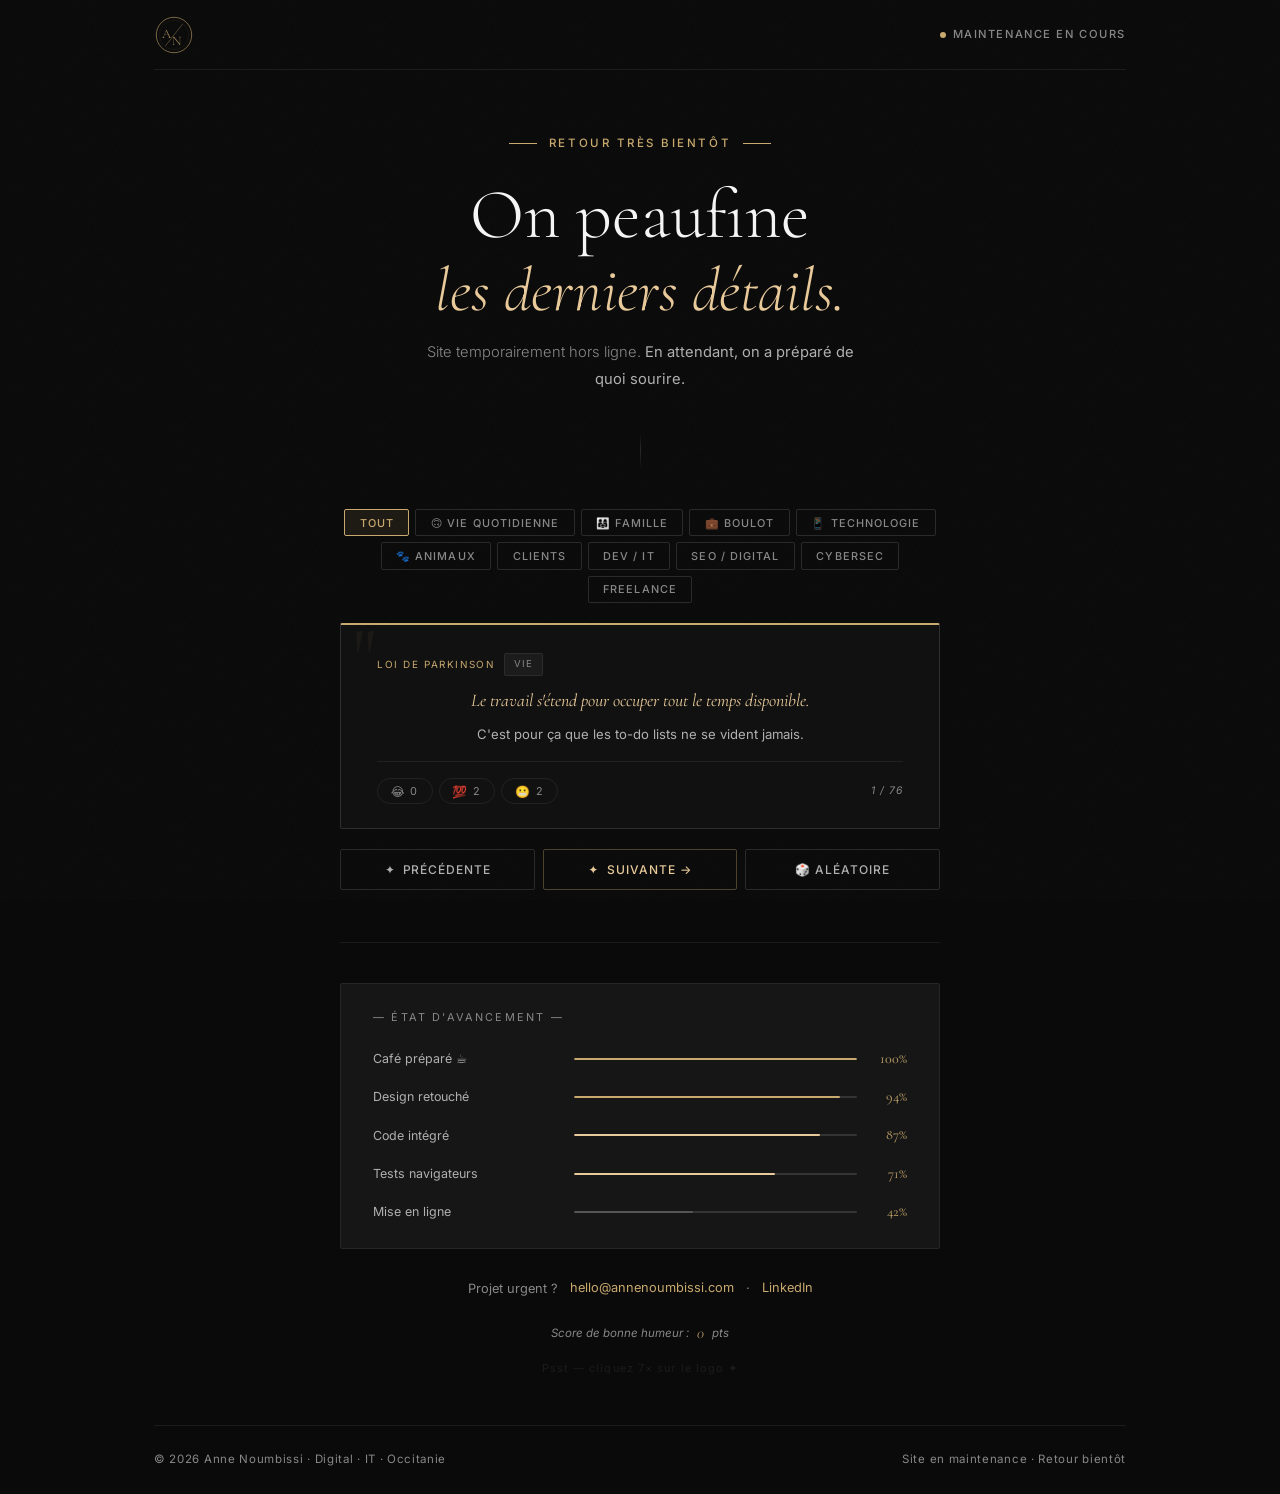
<file: maintenance/maintenance.html>
<!DOCTYPE html>
<html lang="fr">
<head>
<meta charset="UTF-8"/>
<meta name="viewport" content="width=device-width, initial-scale=1.0"/>
<title>Anne Noumbissi — Site en maintenance</title>
<meta name="robots" content="noindex, nofollow"/>
<link href="https://fonts.googleapis.com/css2?family=Cormorant+Garamond:ital,wght@0,300;0,400;0,600;1,300;1,400&family=Inter:wght@300;400;500;600&display=swap" rel="stylesheet"/>
<style>
*,*::before,*::after{box-sizing:border-box;margin:0;padding:0}
:root{
  --black:#0a0a0a;--dark:#111111;--dark2:#161616;--card:#1c1c1c;
  --border:rgba(255,255,255,0.07);--border2:rgba(255,255,255,0.13);
  --white:#f5f5f5;--muted:#888;--muted2:#b0b0b0;
  --accent:#c8a96e;--accent2:#e8c99a;--text:#e8e8e8;
  --serif:"Cormorant Garamond",Georgia,serif;
  --sans:"Inter",system-ui,sans-serif
}
html{font-size:16px}
body{font-family:var(--sans);background:var(--black);color:var(--text);min-height:100vh;overflow-x:hidden;line-height:1.7}
::selection{background:var(--accent);color:#000}

/* GRAIN */
body::after{content:'';position:fixed;inset:0;z-index:0;pointer-events:none;opacity:.025;background-image:url("data:image/svg+xml,%3Csvg viewBox='0 0 256 256' xmlns='http://www.w3.org/2000/svg'%3E%3Cfilter id='n'%3E%3CfeTurbulence type='fractalNoise' baseFrequency='0.85' numOctaves='4' stitchTiles='stitch'/%3E%3C/filter%3E%3Crect width='100%25' height='100%25' filter='url(%23n)'/%3E%3C/svg%3E");background-size:200px}

/* LAYOUT */
.page{position:relative;z-index:1;min-height:100vh;display:grid;grid-template-rows:70px 1fr auto;max-width:1100px;margin:0 auto;padding:0 4rem}

/* NAV */
nav{display:flex;align-items:center;justify-content:space-between;border-bottom:1px solid var(--border)}
.nav-logo{display:flex;align-items:center;text-decoration:none;opacity:.85;transition:opacity .2s;flex-shrink:0;cursor:pointer}
.nav-logo:hover{opacity:1}
.nav-status{display:flex;align-items:center;gap:7px;font-size:.7rem;font-weight:500;letter-spacing:.14em;text-transform:uppercase;color:var(--muted)}
.nav-status::before{content:'';width:6px;height:6px;border-radius:50%;background:var(--accent);flex-shrink:0;animation:dotpulse 2s ease-in-out infinite}
@keyframes dotpulse{0%,100%{opacity:1;box-shadow:0 0 0 0 rgba(200,169,110,.4)}50%{opacity:.5;box-shadow:0 0 0 6px rgba(200,169,110,0)}}

/* MAIN */
main{display:flex;flex-direction:column;align-items:center;justify-content:center;text-align:center;padding:4rem 0 3rem;gap:0}

.eyebrow{font-size:.72rem;font-weight:500;letter-spacing:.22em;text-transform:uppercase;color:var(--accent);margin-bottom:1.5rem;display:flex;align-items:center;justify-content:center;gap:.75rem;animation:fadeUp .7s ease both}
.eyebrow::before,.eyebrow::after{content:'';display:block;width:28px;height:1px;background:var(--accent)}

h1{font-family:var(--serif);font-size:clamp(2.6rem,5.5vw,5rem);font-weight:300;line-height:1.05;color:var(--white);margin-bottom:.5rem;animation:fadeUp .7s .08s ease both}
h1 em{display:block;font-style:italic;color:var(--accent2);font-size:.88em;margin-top:.1em}

.subtitle{font-size:.92rem;color:var(--muted);max-width:460px;margin:.5rem auto 2.5rem;line-height:1.85;font-weight:300;animation:fadeUp .7s .16s ease both}
.subtitle strong{color:var(--muted2);font-weight:400}

.sep{width:1px;height:36px;background:linear-gradient(to bottom,transparent,var(--border2),transparent);margin:0 auto 2.5rem;animation:fadeUp .7s .24s ease both}

/* ── JOKE ENGINE ── */
.joke-wrap{width:100%;max-width:600px;animation:fadeUp .7s .3s ease both}

/* category tabs */
.cat-tabs{display:flex;gap:6px;flex-wrap:wrap;justify-content:center;margin-bottom:1.25rem}
.cat-btn{background:transparent;border:1px solid var(--border2);color:var(--muted);font-family:var(--sans);font-size:.68rem;font-weight:500;letter-spacing:.1em;text-transform:uppercase;padding:.35rem .9rem;border-radius:2px;cursor:pointer;transition:all .2s}
.cat-btn:hover{border-color:var(--accent2);color:var(--accent2)}
.cat-btn.active{background:rgba(200,169,110,.1);border-color:var(--accent);color:var(--accent)}

/* joke card */
.joke-card{
  background:var(--dark);border:1px solid var(--border2);
  border-top:2px solid var(--accent);
  padding:1.75rem 2.25rem 1.5rem;border-radius:2px;
  margin-bottom:1.25rem;min-height:110px;
  display:flex;flex-direction:column;justify-content:center;
  transition:opacity .25s,transform .25s;
  position:relative;overflow:hidden
}
.joke-card::before{content:'"';font-family:var(--serif);font-size:5rem;color:var(--accent);opacity:.06;position:absolute;top:-.5rem;left:.75rem;line-height:1;pointer-events:none}
.joke-card.fade-out{opacity:0;transform:translateY(5px)}
.joke-meta{display:flex;align-items:center;gap:.6rem;margin-bottom:.65rem}
.jtag{font-size:.62rem;letter-spacing:.16em;text-transform:uppercase;color:var(--accent);display:block}
.jcat{font-size:.6rem;letter-spacing:.12em;text-transform:uppercase;color:var(--muted);background:var(--card);border:1px solid var(--border);padding:.15rem .55rem;border-radius:2px}
.jtext{font-family:var(--serif);font-size:1.12rem;font-style:italic;color:var(--accent2);line-height:1.65;display:block}
.jpunch{font-family:var(--sans);font-size:.82rem;color:var(--muted2);margin-top:.5rem;line-height:1.6;display:block}

/* reaction bar */
.reaction-bar{display:flex;align-items:center;justify-content:space-between;margin-top:1rem;padding-top:1rem;border-top:1px solid var(--border)}
.reactions{display:flex;gap:6px}
.react-btn{background:transparent;border:1px solid var(--border);color:var(--muted);font-size:.75rem;padding:.3rem .8rem;border-radius:100px;cursor:pointer;transition:all .2s;display:flex;align-items:center;gap:4px;font-family:var(--sans)}
.react-btn:hover{border-color:var(--accent2);color:var(--white);transform:scale(1.08)}
.react-btn.voted{background:rgba(200,169,110,.1);border-color:var(--accent);color:var(--accent)}
.react-count{font-size:.68rem;min-width:10px}
.jnum{font-size:.65rem;letter-spacing:.1em;color:var(--muted);font-style:italic}

/* nav buttons */
.joke-nav{display:flex;gap:8px;margin-bottom:.75rem}
.btn-nav{flex:1;display:inline-flex;align-items:center;justify-content:center;gap:.5rem;background:transparent;border:1px solid var(--border2);color:var(--muted2);font-family:var(--sans);font-size:.75rem;font-weight:500;letter-spacing:.08em;text-transform:uppercase;padding:.75rem 1rem;cursor:pointer;border-radius:2px;transition:all .25s}
.btn-nav:hover{border-color:var(--accent);color:var(--accent);background:rgba(200,169,110,.04);transform:translateY(-1px)}
.btn-nav:active{transform:scale(.98)}
.btn-nav.primary{border-color:rgba(200,169,110,.35);color:var(--accent2)}
.btn-nav.primary:hover{background:rgba(200,169,110,.08);border-color:var(--accent)}
.btn-nav .icon{transition:transform .25s}
.btn-nav:hover .icon{transform:rotate(-12deg) scale(1.15)}

/* progress board */
.divider{width:100%;max-width:600px;border:none;border-top:1px solid var(--border);margin:2.5rem auto;animation:fadeUp .7s .5s ease both}

.board{width:100%;max-width:600px;border:1px solid var(--border);background:var(--dark2);padding:1.5rem 2rem;border-radius:2px;animation:fadeUp .7s .55s ease both}
.board-title{font-size:.68rem;letter-spacing:.2em;text-transform:uppercase;color:var(--muted);margin-bottom:1.25rem;text-align:left}
.prog-row{display:flex;align-items:center;gap:1rem;margin-bottom:.9rem}
.prog-row:last-child{margin-bottom:0}
.prog-name{font-size:.78rem;color:var(--muted2);width:185px;flex-shrink:0;text-align:left}
.prog-track{flex:1;height:2px;background:var(--border2);border-radius:1px;overflow:hidden}
.prog-fill{height:100%;border-radius:1px;animation:fillIn 2s ease forwards}
@keyframes fillIn{from{width:0!important}to{}}
.prog-pct{font-family:var(--serif);font-size:.88rem;color:var(--accent);width:34px;text-align:right;flex-shrink:0}

/* contact */
.contact-strip{width:100%;max-width:600px;margin-top:1.75rem;display:flex;align-items:center;justify-content:center;gap:.5rem;font-size:.8rem;color:var(--muted);animation:fadeUp .7s .65s ease both}
.contact-strip a{color:var(--accent);text-decoration:none;border-bottom:1px solid transparent;transition:border-color .2s}
.contact-strip a:hover{border-color:var(--accent)}

/* fun score */
.fun-score{display:inline-flex;align-items:center;gap:.5rem;font-size:.72rem;color:var(--muted);margin-top:1.25rem;font-style:italic;animation:fadeUp .7s .7s ease both}
.fun-score b{font-family:var(--serif);font-size:1rem;color:var(--accent);font-weight:300}

/* egg hint */
.egg-hint{margin-top:.75rem;font-size:.68rem;color:#1c1c1c;letter-spacing:.1em;cursor:default;transition:color .5s;animation:fadeUp .7s .75s ease both}
.egg-hint:hover{color:#555}

/* FOOTER */
footer{border-top:1px solid var(--border);padding:1.5rem 0;display:flex;align-items:center;justify-content:space-between;font-size:.72rem;color:var(--muted);letter-spacing:.06em}

/* EGG */
#egg{position:fixed;inset:0;z-index:100;background:rgba(10,10,10,.98);display:flex;flex-direction:column;align-items:center;justify-content:center;gap:1.25rem;opacity:0;pointer-events:none;transition:opacity .4s}
#egg.on{opacity:1;pointer-events:all}
#egg .e-eyebrow{font-size:.72rem;letter-spacing:.22em;text-transform:uppercase;color:var(--accent);display:flex;align-items:center;gap:.75rem}
#egg .e-eyebrow::before,#egg .e-eyebrow::after{content:'';display:block;width:24px;height:1px;background:var(--accent)}
#egg h2{font-family:var(--serif);font-size:clamp(2rem,5vw,3.8rem);font-weight:300;color:var(--white);text-align:center;line-height:1.1}
#egg h2 em{font-style:italic;color:var(--accent2)}
#egg .egg-joke{font-family:var(--serif);font-size:1.2rem;font-style:italic;color:var(--accent2);max-width:440px;text-align:center;line-height:1.65}
#egg p{font-size:.85rem;color:var(--muted);text-align:center;max-width:360px;line-height:1.8}
#egg button{background:transparent;border:1px solid var(--border2);color:var(--muted);font-family:var(--sans);font-size:.75rem;letter-spacing:.12em;text-transform:uppercase;padding:.65rem 1.75rem;cursor:pointer;border-radius:2px;transition:border-color .2s,color .2s}
#egg button:hover{border-color:var(--accent);color:var(--accent)}

/* TOAST */
.toast{position:fixed;bottom:2rem;left:50%;transform:translateX(-50%) translateY(20px);background:var(--dark2);border:1px solid var(--border2);border-left:2px solid var(--accent);color:var(--muted2);font-size:.8rem;padding:.65rem 1.25rem;border-radius:2px;z-index:90;opacity:0;transition:opacity .3s,transform .3s;pointer-events:none;white-space:nowrap}
.toast.show{opacity:1;transform:translateX(-50%) translateY(0)}

/* RIPPLE */
.rip{position:fixed;border-radius:50%;pointer-events:none;z-index:50;border:1px solid rgba(200,169,110,.3);animation:ripout .8s ease-out forwards}
@keyframes ripout{from{width:0;height:0;opacity:.5;margin:0}to{width:100px;height:100px;margin:-50px;opacity:0}}

@keyframes fadeUp{from{opacity:0;transform:translateY(16px)}to{opacity:1;transform:none}}

@media(max-width:768px){
  .page{padding:0 1.5rem}
  .prog-name{width:120px;font-size:.75rem}
  footer{flex-direction:column;gap:.75rem;text-align:center}
  .joke-nav{flex-direction:column}
  .cat-tabs{gap:4px}
}
</style>
</head>
<body>

<div class="page">

  <nav>
    <a class="nav-logo" aria-label="Anne Noumbissi">
      <svg viewBox="0 0 52 52" fill="none" xmlns="http://www.w3.org/2000/svg" style="height:40px;width:auto">
        <circle cx="26" cy="26" r="23" stroke="#c8a96e" stroke-width="0.9"/>
        <circle cx="26" cy="26" r="19" stroke="#c8a96e" stroke-width="0.3" opacity="0.4"/>
        <line x1="15" y1="40" x2="37" y2="12" stroke="#c8a96e" stroke-width="0.7" opacity="0.8"/>
        <text x="10" y="30" font-family="Cormorant Garamond,Georgia,serif" font-size="17" font-weight="300" fill="#c8a96e">A</text>
        <text x="24" y="39" font-family="Cormorant Garamond,Georgia,serif" font-size="17" font-weight="300" fill="#c8a96e">N</text>
      </svg>
    </a>
    <div class="nav-status">Maintenance en cours</div>
  </nav>

  <main>

    <div class="eyebrow">Retour très bientôt</div>
    <h1>On peaufine<br><em>les derniers détails.</em></h1>
    <p class="subtitle">Site temporairement hors ligne. <strong>En attendant, on a préparé de quoi sourire.</strong></p>

    <div class="sep"></div>

    <!-- JOKE ENGINE -->
    <div class="joke-wrap">

      <!-- category filter -->
      <div class="cat-tabs">
        <button class="cat-btn active" data-cat="all">Tout</button>
        <button class="cat-btn" data-cat="vie">🙃 Vie quotidienne</button>
        <button class="cat-btn" data-cat="famille">👨‍👩‍👧 Famille</button>
        <button class="cat-btn" data-cat="boulot">💼 Boulot</button>
        <button class="cat-btn" data-cat="tech">📱 Technologie</button>
        <button class="cat-btn" data-cat="animaux">🐾 Animaux</button>
        <button class="cat-btn" data-cat="client">Clients</button>
        <button class="cat-btn" data-cat="dev">Dev / IT</button>
        <button class="cat-btn" data-cat="seo">SEO / Digital</button>
        <button class="cat-btn" data-cat="cyber">Cybersec</button>
        <button class="cat-btn" data-cat="freelance">Freelance</button>
      </div>

      <div class="joke-card" id="jokeCard">
        <div class="joke-meta">
          <span class="jtag" id="jokeTag"></span>
          <span class="jcat" id="jokeCat"></span>
        </div>
        <span class="jtext" id="jokeText"></span>
        <span class="jpunch" id="jokePunch"></span>
        <div class="reaction-bar">
          <div class="reactions">
            <button class="react-btn" id="r-lol">😂 <span class="react-count" id="c-lol">0</span></button>
            <button class="react-btn" id="r-true">💯 <span class="react-count" id="c-true">0</span></button>
            <button class="react-btn" id="r-ouch">😬 <span class="react-count" id="c-ouch">0</span></button>
          </div>
          <span class="jnum" id="jokeNum"></span>
        </div>
      </div>

      <div class="joke-nav">
        <button class="btn-nav" id="btnPrev"><span class="icon" style="transform:scaleX(-1);display:inline-block">✦</span> Précédente</button>
        <button class="btn-nav primary" id="btnNext"><span class="icon">✦</span> <span id="jokeBtnLabel">Blague suivante</span></button>
        <button class="btn-nav" id="btnRandom" title="Surprise !">🎲 Aléatoire</button>
      </div>

    </div>

    <hr class="divider"/>

    <!-- PROGRESS -->
    <div class="board">
      <div class="board-title">— État d'avancement —</div>
      <div class="prog-row">
        <span class="prog-name">Café préparé ☕</span>
        <div class="prog-track"><div class="prog-fill" style="width:100%;background:var(--accent)"></div></div>
        <span class="prog-pct">100%</span>
      </div>
      <div class="prog-row">
        <span class="prog-name">Design retouché</span>
        <div class="prog-track"><div class="prog-fill" style="width:94%;background:var(--accent)"></div></div>
        <span class="prog-pct">94%</span>
      </div>
      <div class="prog-row">
        <span class="prog-name">Code intégré</span>
        <div class="prog-track"><div class="prog-fill" style="width:87%;background:var(--accent2)"></div></div>
        <span class="prog-pct">87%</span>
      </div>
      <div class="prog-row">
        <span class="prog-name">Tests navigateurs</span>
        <div class="prog-track"><div class="prog-fill" style="width:71%;background:var(--accent2)"></div></div>
        <span class="prog-pct">71%</span>
      </div>
      <div class="prog-row">
        <span class="prog-name">Mise en ligne</span>
        <div class="prog-track"><div class="prog-fill" id="deployFill" style="width:42%;background:#555"></div></div>
        <span class="prog-pct" id="deployPct">42%</span>
      </div>
    </div>

    <div class="contact-strip">
      Projet urgent ?&nbsp;<a href="mailto:hello@annenoumbissi.com">hello@annenoumbissi.com</a>&nbsp;·&nbsp;<a href="https://linkedin.com/in/annenoumbissi" target="_blank">LinkedIn</a>
    </div>

    <div class="fun-score">Score de bonne humeur : <b id="moodScore">0</b> pts</div>
    <div class="egg-hint">Psst — cliquez 7× sur le logo ✦</div>

  </main>

  <footer>
    <span>© 2026 Anne Noumbissi · Digital · IT · Occitanie</span>
    <span>Site en maintenance · Retour bientôt</span>
  </footer>

</div>

<!-- EASTER EGG -->
<div id="egg">
  <div class="e-eyebrow">Secret débloqué</div>
  <h2>Vous avez<br><em>de la curiosité.</em></h2>
  <p class="egg-joke" id="eggJoke"></p>
  <p>C'est exactement la qualité que je cherche chez un client. On va bien s'entendre.</p>
  <button id="btnCloseEgg">Fermer ✕</button>
</div>

<!-- TOAST -->
<div class="toast" id="toast"></div>

<script>
const ALL_JOKES = [
  { cat:'vie', tag:'Loi de Parkinson',         text:`Le travail s'étend pour occuper tout le temps disponible.`, punch:`C'est pour ça que les to-do lists ne se vident jamais.` },
  { cat:'vie', tag:'Réveil utile',             text:`— À quelle heure tu te lèves ?<br>— À l'heure où je ne peux plus ignorer le bruit de mon alarme.`, punch:`La 4ème. Parfois la 7ème.` },
  { cat:'vie', tag:'Régime lundi',             text:`"Je commence le régime lundi."`, punch:`Dit-on depuis le premier lundi de janvier 2019.` },
  { cat:'vie', tag:'Netflix décision',         text:`"On regarde juste un épisode."`, punch:`Il est 2h du matin. La série est finie. Saison 3 lancée.` },
  { cat:'vie', tag:'Courses stratégiques',     text:`Aller faire les courses avec une liste : efficace.<br>Y aller avec faim : catastrophique.`, punch:`Résultat : 3 paquets de chips, du Nutella, aucun légume.` },
  { cat:'vie', tag:'Météo fiable',             text:`"Il paraît qu'il va faire beau ce week-end."`, punch:`Sortie annulée. Déluge. Comme prévu par quelqu'un d'autre.` },
  { cat:'vie', tag:'Motivation sportive',      text:`Janvier : abonnement salle de sport signé. Enthousiasme maximal.`, punch:`Février : la salle ne se souvient plus de votre prénom.` },
  { cat:'vie', tag:'Cuisine improvisation',    text:`"J'ai rien dans le frigo."`, punch:`Il y a 23 ingrédients dépareillés. Un cuisinier créatif y verrait un festin.` },
  { cat:'vie', tag:'Temps libre',              text:`"Ce week-end je ne fais rien."`, punch:`Samedi 14h : liste de 12 tâches urgentes rédigée.` },
  { cat:'vie', tag:'Commande en ligne',        text:`"Je vais juste regarder."`, punch:`Panier à 87€. Livraison estimée : dans 3 semaines.` },
  { cat:'famille', tag:'Question universelle', text:`"T'as mangé ?"`, punch:`La question posée par tout parent à tout enfant depuis la nuit des temps. Même à 23h.` },
  { cat:'famille', tag:'Héritage culturel',    text:`Les parents : "Baisse le son !"<br>20 ans plus tard :`, punch:`"Baisse le son !" — dit la même personne à ses propres enfants.` },
  { cat:'famille', tag:'Aide informatique',    text:`"Viens m'aider avec mon téléphone."`, punch:`Durée estimée : 2 minutes. Durée réelle : toute l'après-midi du dimanche.` },
  { cat:'famille', tag:'Repas de famille',     text:`"On va rester juste une heure."`, punch:`4 heures plus tard. Troisième dessert. Discussion politique évitée de justesse.` },
  { cat:'famille', tag:'Cadeau parfait',       text:`"Offre-moi ce que tu veux, je ne suis pas difficile."`, punch:`Premier cadeau : mauvais. Deuxième : mieux. Troisième : enfin.` },
  { cat:'famille', tag:'Chambre rangée',       text:`"Range ta chambre !"`, punch:`— C'est rangé. — C'est où, rangé ? — Sous le lit.` },
  { cat:'famille', tag:'Retour tardif',        text:`"T'étais où ?"`, punch:`Réponse universelle depuis l'adolescence : "chez un ami." Fin de l'enquête.` },
  { cat:'famille', tag:'Recette secrète',      text:`"Comment tu fais ton gratin ?"`, punch:`"Un peu de ci, un peu de ça." La recette ne sera jamais reproduite à l'identique.` },
  { cat:'boulot', tag:'Réunion essentielle',   text:`"Cette réunion aurait pu être un email."`, punch:`Cet email aurait pu être un message vocal. Ce message aurait pu ne pas exister.` },
  { cat:'boulot', tag:'Pause café sacrée',     text:`La pause café : officiellement 10 minutes.`, punch:`Officieusement : le seul moment où tout le monde se parle vraiment.` },
  { cat:'boulot', tag:'Chef inspiré',          text:`"J'ai eu une idée cette nuit."`, punch:`Toujours un lundi matin. Jamais une idée courte.` },
  { cat:'boulot', tag:'Open space',            text:`Open space : pour travailler en équipe dans le bruit des autres.`, punch:`Casque anti-bruit : l'accessoire indispensable du travail collaboratif.` },
  { cat:'boulot', tag:'Mail urgent',           text:`Objet du mail : "URGENT !!!"<br>Envoyé à : toute l'équipe.`, punch:`Concerne : une question qui attendait depuis 3 semaines.` },
  { cat:'boulot', tag:'Planning optimiste',    text:`"On a le temps, on verra ça en septembre."`, punch:`Il est le 28 août. Panique générale depuis ce matin.` },
  { cat:'boulot', tag:'Télétravail mythe',     text:`"En télétravail on est plus productif."`, punch:`Les 3 premières semaines. Ensuite la machine à café est trop proche.` },
  { cat:'boulot', tag:'Évaluation annuelle',   text:`"Quels sont vos axes d'amélioration ?"`, punch:`Comment dire "une augmentation" sans dire "une augmentation".` },
  { cat:'tech', tag:'Batterie chronique',      text:`"Mon téléphone est encore à plat."`, punch:`Câble de recharge : 1 dans chaque pièce, 0 disponible quand on en a besoin.` },
  { cat:'tech', tag:'Mot de passe oublié',     text:`Mot de passe oublié → réinitialisation → nouveau mot de passe → oublié 3 jours plus tard.`, punch:`Cercle de la vie numérique depuis 2004.` },
  { cat:'tech', tag:'Mise à jour inopportune', text:`"Windows doit redémarrer pour installer les mises à jour."`, punch:`En pleine présentation client. Toujours.` },
  { cat:'tech', tag:'GPS confiant',            text:`"Dans 200 mètres, tournez à gauche."`, punch:`À gauche : un champ. Le GPS recalcule. La confiance ne revient jamais totalement.` },
  { cat:'tech', tag:'Signal fantôme',          text:`"Il n'y a pas de wifi ici ?"`, punch:`Au milieu d'une grande ville. En 2026. Inacceptable.` },
  { cat:'tech', tag:'Stockage plein',          text:`"Espace de stockage insuffisant."`, punch:`7 754 photos de vacances 2019. Le téléphone a ses limites. Vous aussi.` },
  { cat:'tech', tag:'Imprimante mystère',      text:`L'imprimante : l'appareil qui fonctionne parfaitement jusqu'au moment crucial.`, punch:`Encre vide. Bourrage papier. Connexion perdue. Les trois en même temps.` },
  { cat:'tech', tag:'Réseaux sociaux',         text:`"Je ne regarde que 5 minutes."`, punch:`45 minutes plus tard, vous regardez des vidéos de chats en Corée du Sud.` },
  { cat:'animaux', tag:'Chat 3h du matin',     text:`Le chat à 3h du matin : sprint dans le couloir, renversement d'un verre, retour au calme plat.`, punch:`Raison : inconnue. Enquête : classée sans suite.` },
  { cat:'animaux', tag:'Chien fidèle',         text:`"Il est parti 3 minutes faire les poubelles."`, punch:`Le chien à son retour : accueil digne d'un héros de guerre revenant après 10 ans.` },
  { cat:'animaux', tag:'Chat sélectif',        text:`Le chat ignore royalement le jouet à 25€.`, punch:`Il joue pendant 40 minutes avec le sachet plastique dans lequel il était emballé.` },
  { cat:'animaux', tag:'Promenade zen',        text:`"Il ne tire pas en laisse."`, punch:`En théorie. Quand il voit un autre chien, un écureuil, une feuille, une ombre.` },
  { cat:'animaux', tag:'Vétérinaire timing',   text:`Le chat malade depuis 3 jours :`, punch:`Parfaitement en forme à l'instant précis où le vétérinaire l'examine.` },
  { cat:'animaux', tag:'Territoire sacré',     text:`Le canapé : à tout le monde selon les humains.`, punch:`Au chat selon le chat. Il y a une différence.` },
  { cat:'animaux', tag:'Alimentation fine',    text:`"Il mange de tout !"`, punch:`Sauf les légumes dans les croquettes. Triés et laissés proprement sur le bord du bol.` },
  { cat:'client', tag:'Brief classique',       text:`"Je veux quelque chose de simple, moderne, pro, original, pas trop chargé, mais complet, avec du relief."`, punch:`(+ 47 références Pinterest contradictoires)` },
  { cat:'client', tag:'Délai de paiement',     text:`"La facture ? Je vous la règle dès que le site est parfait."`, punch:`Le site est livré depuis 3 mois. Il attend toujours.` },
  { cat:'client', tag:'Petit changement',      text:`"C'est juste un petit changement, ça prend combien de temps ?"`, punch:`5 jours, 3 réunions et un redesign complet plus tard…` },
  { cat:'client', tag:'Comparaison douteuse',  text:`"Mon neveu fait ça pour 50€."`, punch:`Super nouvelle. Voilà le numéro de votre neveu. Bonne chance.` },
  { cat:'client', tag:'Revue de contenu',      text:`"Je validerai les textes dès que j'ai le temps."`, punch:`Mise en ligne prévue : dans 4 mois. Toujours. Indéfiniment.` },
  { cat:'client', tag:'Inspiration nocturne',  text:`"J'ai eu une idée à 23h47. Est-ce qu'on peut tout refaire ?"`, punch:`Oui. Pour un avenant signé avant 9h du matin.` },
  { cat:'client', tag:'Périmètre élastique',   text:`"Ce n'est pas dans le devis mais ça ne devrait pas prendre longtemps ?"`, punch:`C'est toujours dans le devis. Ça prend toujours du temps.` },
  { cat:'client', tag:'Feedback précis',       text:`"Je sais pas trop… c'est pas ce que j'avais en tête."`, punch:`En tête de qui ? Il n'y avait pas de brief.` },
  { cat:'client', tag:'Urgence stratégique',   text:`"C'est urgent, il me le faut pour demain matin."`, punch:`Devis envoyé il y a 3 semaines. Réponse reçue : hier soir à 22h.` },
  { cat:'dev', tag:'Loi de Murphy',            text:`"Ça marchait parfaitement en local."`, punch:`Chaque développeur, à chaque mise en prod, depuis 1991.` },
  { cat:'dev', tag:'Support niveau 1',         text:`— Mon ordi ne marche plus.<br>— Vous avez essayé d'éteindre et rallumer ?<br>— Évidemment non.`, punch:`80% des interventions IT. Toutes les semaines.` },
  { cat:'dev', tag:'Git blame',                text:`"git commit -m fix"<br>"git commit -m fix fix"<br>"git commit -m REVERT TOUT"`, punch:`L'honnêteté d'un historique de commits à 17h un vendredi.` },
  { cat:'dev', tag:'Stack Overflow',           text:`Senior dev = quelqu'un qui sait exactement quoi chercher sur Stack Overflow.`, punch:`Et comment reformuler quand la première réponse est de 2009.` },
  { cat:'dev', tag:'Documentation',            text:`"Le code est sa propre documentation."`, punch:`Dit le dev qui va relire son propre code dans 3 semaines sans rien comprendre.` },
  { cat:'dev', tag:'Estimation',               text:`Client : "Combien de temps pour ça ?"<br>Dev : "2 jours."`, punch:`Semaine 3. Le bug de la date en timezone UTC+2 a tout fait capoter.` },
  { cat:'dev', tag:'IE11',                     text:`"Tout est cassé sur Internet Explorer."`, punch:`C'est normal. Internet Explorer est mort. Enterrez-le.` },
  { cat:'dev', tag:'Déploiement vendredi',     text:`Règle n°1 : ne jamais déployer en production le vendredi après 16h.`, punch:`Règle n°2 : voir règle n°1. Règle n°3 : personne ne respecte n°1.` },
  { cat:'seo', tag:'SEO express',              text:`"On a mis le site en ligne lundi. Pourquoi on n'est pas premier sur Google vendredi ?"`, punch:`Google indexe en semaines. Rome ne s'est pas construite en 4 jours.` },
  { cat:'seo', tag:'Stratégie Instagram',      text:`"On n'a pas besoin de stratégie, on va juste poster sur Instagram."`, punch:`Instagram a changé l'algorithme. Encore. Cette nuit. Comme tous les lundis.` },
  { cat:'seo', tag:'KPIs absurdes',            text:`"On a 50 000 visiteurs par mois !"`, punch:`"Et combien ont acheté ?" — "…Deux."` },
  { cat:'seo', tag:'Contenu miracle',          text:`"Publiez plus souvent et vous remonterez dans Google."`, punch:`Publier 5 articles vides vaut 0 article de fond. Google n'est pas dupe.` },
  { cat:'seo', tag:'Viral overnight',          text:`"On veut que ça devienne viral."`, punch:`Le dernier contenu viral a mis 14 mois à percer. Et personne ne l'a prévu.` },
  { cat:'seo', tag:'Analytics incompris',      text:`"Notre taux de rebond est à 85%, c'est bon signe ?"`, punch:`Ça dépend si vous vendez des billets de concert ou des logiciels B2B.` },
  { cat:'cyber', tag:'Mot de passe national',  text:`Mot de passe de 63% des PME françaises :`, punch:`"123456" ou le nom du chien. Les deux, parfois.` },
  { cat:'cyber', tag:'Antivirus total',        text:`"On est protégé, on a McAfee."`, punch:`McAfee n'a pas empêché 94% des attaques documentées de 2023.` },
  { cat:'cyber', tag:'Email suspect',          text:`"J'ai cliqué sur le lien parce que ça avait l'air officiel."`, punch:`Le prince nigérian aussi avait l'air officiel.` },
  { cat:'cyber', tag:'Backup stratégique',     text:`"On fait des sauvegardes. Enfin… on pense qu'elles tournent."`, punch:`La sauvegarde que vous n'avez pas testée n'existe pas.` },
  { cat:'cyber', tag:'RGPD minimal',           text:`"On a mis une bannière cookie, on est conformes RGPD."`, punch:`La CNIL a une autre définition de conformes.` },
  { cat:'cyber', tag:'VPN magique',            text:`"On a un VPN, on est anonymes."`, punch:`Un VPN masque votre IP. Pas vos mauvaises habitudes numériques.` },
  { cat:'freelance', tag:'Tarif horaire',      text:`"500€ la journée ? Mais vous ne travaillez que 8h !"`, punch:`Les 10 ans d'expérience, les outils, la formation continue — offerts.` },
  { cat:'freelance', tag:'Pause déjeuner',     text:`La pause déjeuner du freelance :`, punch:`Manger devant son écran en lisant des emails. Comme les autres jours.` },
  { cat:'freelance', tag:'Vacances',           text:`"Vous êtes freelance, vous pouvez travailler en vacances !"`, punch:`Oui. Mais non. Enfin… souvent oui. C'est compliqué.` },
  { cat:'freelance', tag:'Réunion de brief',   text:`"On se fait une petite réunion de 30 min pour aligner."`, punch:`1h45 plus tard, le brief n'est toujours pas clair. Un compte-rendu suit.` },
  { cat:'freelance', tag:'Multitasking',       text:`Freelance = designer + dev + commercial + comptable + psy du client.`, punch:`Le tout pour le prix d'un seul. Tarif à négocier. (Non.)` },
  { cat:'freelance', tag:'Vendredi 17h',       text:`"Vous pouvez me faire un devis pour lundi matin ?"`, punch:`Message reçu le vendredi à 17h03. Bonne soirée.` },
];

var activeJokes = ALL_JOKES.slice();
var jokeIdx = -1;
var moodScore = 0;
var currentReactions = { lol:0, true:0, ouch:0 };
var voted = null;
var logoClicks = 0;
var logoTimer = null;
var eggJokes = [
  "\"Mon site est cassé.\" — \"Vous avez des sauvegardes ?\" — \"Des quoi ?\"",
  "\"Ce bouton doit être plus bleu. Mais genre, moins bleu qu'avant.\"",
  "\"Faites-le en rouge. Non vert. Non, revenez au rouge mais différent.\"",
  "\"Le site est parfait. On change tout dans 2 semaines.\""
];

function filterCat(btn, cat) {
  document.querySelectorAll('.cat-btn').forEach(function(b){ b.classList.remove('active'); });
  btn.classList.add('active');
  activeJokes = cat === 'all' ? ALL_JOKES.slice() : ALL_JOKES.filter(function(j){ return j.cat === cat; });
  jokeIdx = -1;
  nextJoke();
  showToast(activeJokes.length + ' blagues dans cette catégorie');
}

function showJoke(idx) {
  var card = document.getElementById('jokeCard');
  card.classList.add('fade-out');
  setTimeout(function() {
    var j = activeJokes[idx];
    document.getElementById('jokeTag').textContent   = j.tag;
    document.getElementById('jokeCat').textContent   = j.cat;
    document.getElementById('jokeText').innerHTML    = j.text;
    document.getElementById('jokePunch').textContent = j.punch;
    document.getElementById('jokeNum').textContent   = (idx + 1) + ' / ' + activeJokes.length;
    document.getElementById('jokeBtnLabel').textContent = idx >= activeJokes.length - 1 ? 'Recommencer \u21ba' : 'Suivante \u2192';
    currentReactions = { lol: Math.floor(Math.random()*12), true: Math.floor(Math.random()*8), ouch: Math.floor(Math.random()*5) };
    voted = null;
    ['lol','true','ouch'].forEach(function(r) {
      document.getElementById('c-'+r).textContent = currentReactions[r];
      document.getElementById('r-'+r).classList.remove('voted');
    });
    card.classList.remove('fade-out');
  }, 240);
}

function nextJoke() { jokeIdx = (jokeIdx + 1) % activeJokes.length; showJoke(jokeIdx); }
function prevJoke() { jokeIdx = (jokeIdx - 1 + activeJokes.length) % activeJokes.length; showJoke(jokeIdx); }
function randomJoke() {
  var r;
  do { r = Math.floor(Math.random() * activeJokes.length); } while(r === jokeIdx && activeJokes.length > 1);
  jokeIdx = r; showJoke(jokeIdx); showToast('🎲 Blague surprise !');
}

function react(type) {
  if (voted === type) {
    currentReactions[type]--;
    document.getElementById('c-'+type).textContent = currentReactions[type];
    document.getElementById('r-'+type).classList.remove('voted');
    voted = null; return;
  }
  if (voted) {
    currentReactions[voted]--;
    document.getElementById('c-'+voted).textContent = currentReactions[voted];
    document.getElementById('r-'+voted).classList.remove('voted');
  }
  voted = type;
  currentReactions[type]++;
  document.getElementById('c-'+type).textContent = currentReactions[type];
  document.getElementById('r-'+type).classList.add('voted');
  moodScore += type === 'lol' ? 10 : type === 'true' ? 5 : 2;
  document.getElementById('moodScore').textContent = moodScore;
  showToast({lol:'😂 +10 pts bonne humeur !', true:'💯 +5 pts lucidité !', ouch:'😬 +2 pts courage !'}[type]);
}

function showToast(msg) {
  var t = document.getElementById('toast');
  t.textContent = msg; t.classList.add('show');
  clearTimeout(t._timer);
  t._timer = setTimeout(function(){ t.classList.remove('show'); }, 2200);
}

function closeEgg() {
  document.getElementById('egg').classList.remove('on');
  document.body.style.overflow = '';
}

// Deploy counter
var deployVal = 42;
setInterval(function() {
  if (deployVal >= 98) return;
  if (Math.random() < .22) {
    deployVal++;
    document.getElementById('deployFill').style.width = deployVal + '%';
    document.getElementById('deployPct').textContent = deployVal + '%';
  }
}, 3500);

// Ripple
document.addEventListener('click', function(e) {
  var r = document.createElement('div');
  r.className = 'rip'; r.style.left = e.clientX+'px'; r.style.top = e.clientY+'px';
  document.body.appendChild(r);
  setTimeout(function(){ r.remove(); }, 800);
});

// Wire up buttons
document.querySelectorAll('.cat-btn').forEach(function(btn) {
  btn.addEventListener('click', function(){ filterCat(btn, btn.dataset.cat); });
});
document.getElementById('btnPrev').addEventListener('click', prevJoke);
document.getElementById('btnNext').addEventListener('click', nextJoke);
document.getElementById('btnRandom').addEventListener('click', randomJoke);
['lol','true','ouch'].forEach(function(type) {
  document.getElementById('r-'+type).addEventListener('click', function(){ react(type); });
});
document.getElementById('btnCloseEgg').addEventListener('click', closeEgg);
document.getElementById('egg').addEventListener('click', function(e){ if(e.target===this) closeEgg(); });
document.addEventListener('keydown', function(e){ if(e.key==='Escape') closeEgg(); });
document.querySelector('.nav-logo').addEventListener('click', function(e) {
  e.preventDefault(); logoClicks++;
  clearTimeout(logoTimer);
  logoTimer = setTimeout(function(){ logoClicks=0; }, 3000);
  if (logoClicks >= 7) {
    logoClicks = 0;
    document.getElementById('eggJoke').textContent = eggJokes[Math.floor(Math.random()*eggJokes.length)];
    document.getElementById('egg').classList.add('on');
    document.body.style.overflow = 'hidden';
  }
});

// Init — script is at end of body so DOM is ready
nextJoke();
</script>
</body>
</html>
</file>
